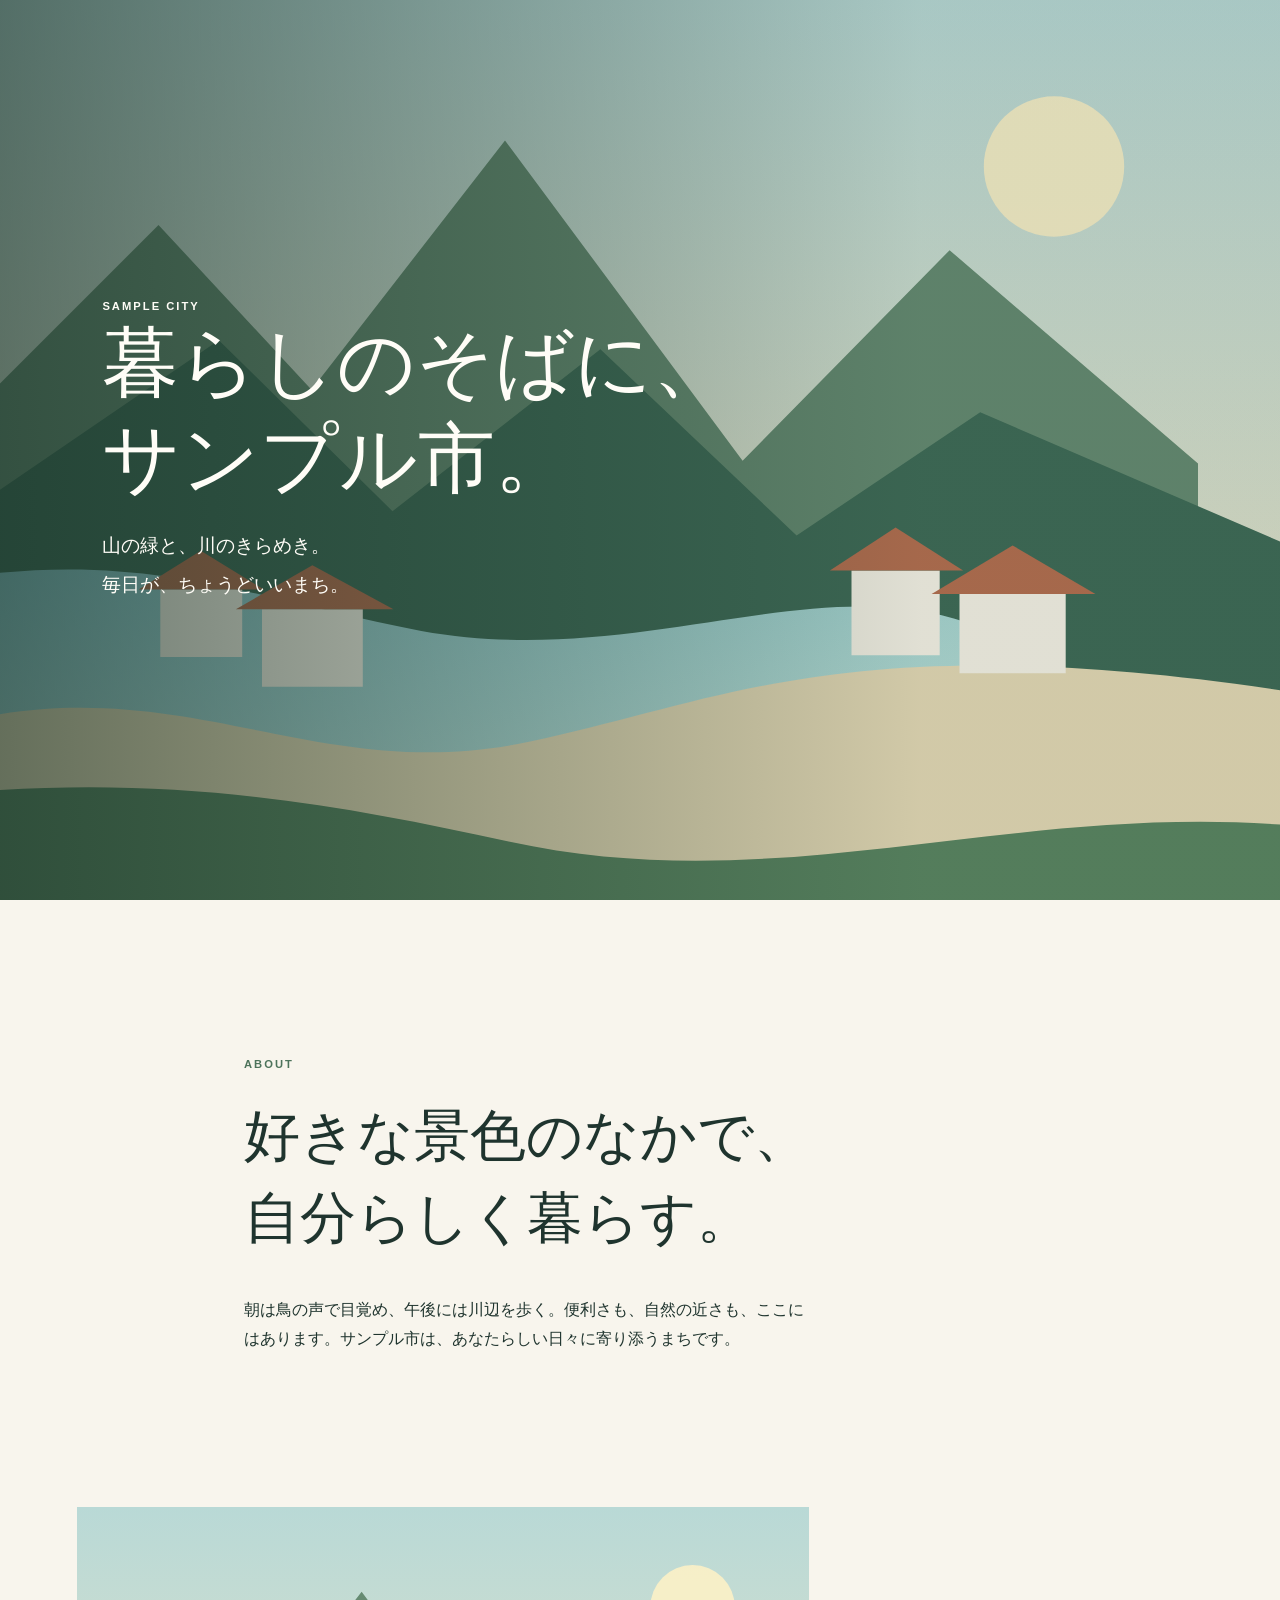
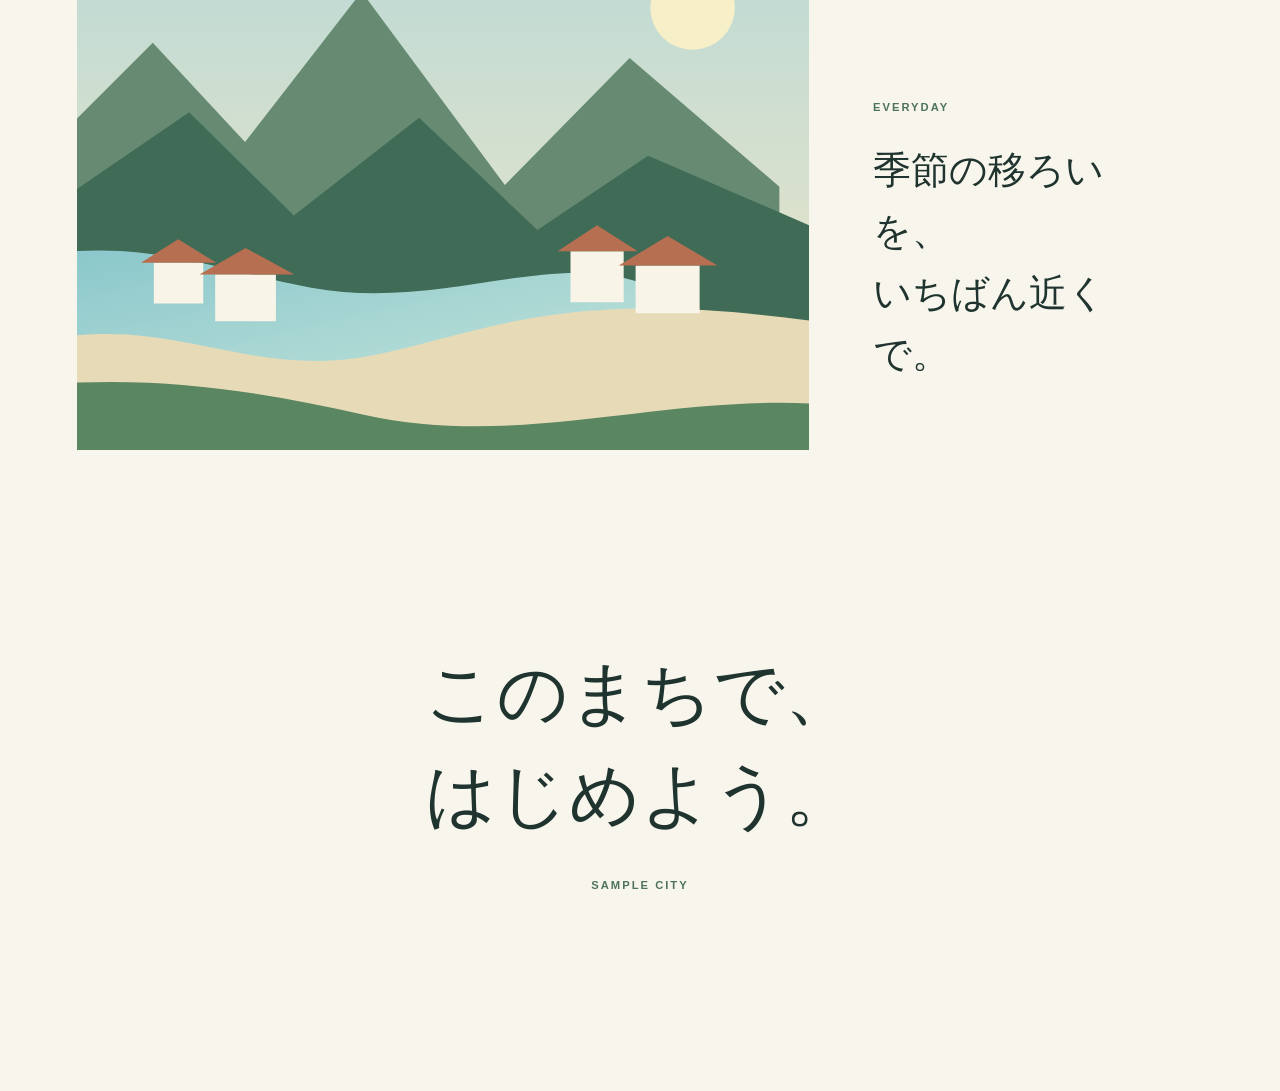
<file: sample-city/index.html>
<!doctype html>
<html lang="ja">
  <head>
    <meta charset="UTF-8" />
    <meta name="viewport" content="width=device-width, initial-scale=1" />
    <meta name="description" content="サンプル市での新しい暮らしをご紹介します。" />
    <title>暮らしのそばに、サンプル市</title>
    <link rel="stylesheet" href="styles.css" />
  </head>
  <body>
    <main>
      <section class="hero" aria-labelledby="hero-title">
        <div class="hero__image-wrap">
          <img class="hero__image" src="assets/townscape.svg" alt="山と川に囲まれたサンプル市の風景" />
        </div>
        <div class="hero__content">
          <p class="eyebrow">SAMPLE CITY</p>
          <h1 id="hero-title">暮らしのそばに、<br />サンプル市。</h1>
          <p class="hero__lead">山の緑と、川のきらめき。<br />毎日が、ちょうどいいまち。</p>
        </div>
      </section>

      <section class="message" aria-labelledby="message-title">
        <p class="section-label">ABOUT</p>
        <h2 id="message-title">好きな景色のなかで、<br />自分らしく暮らす。</h2>
        <p>朝は鳥の声で目覚め、午後には川辺を歩く。便利さも、自然の近さも、ここにはあります。サンプル市は、あなたらしい日々に寄り添うまちです。</p>
      </section>

      <section class="scenes" aria-label="サンプル市の風景">
        <img src="assets/townscape.svg" alt="水辺のベンチと山並み" />
        <div class="scenes__copy">
          <p class="section-label">EVERYDAY</p>
          <p>季節の移ろいを、<br />いちばん近くで。</p>
        </div>
      </section>

      <section class="closing">
        <p>このまちで、<br />はじめよう。</p>
        <span>SAMPLE CITY</span>
      </section>
    </main>
  </body>
</html>
</file>
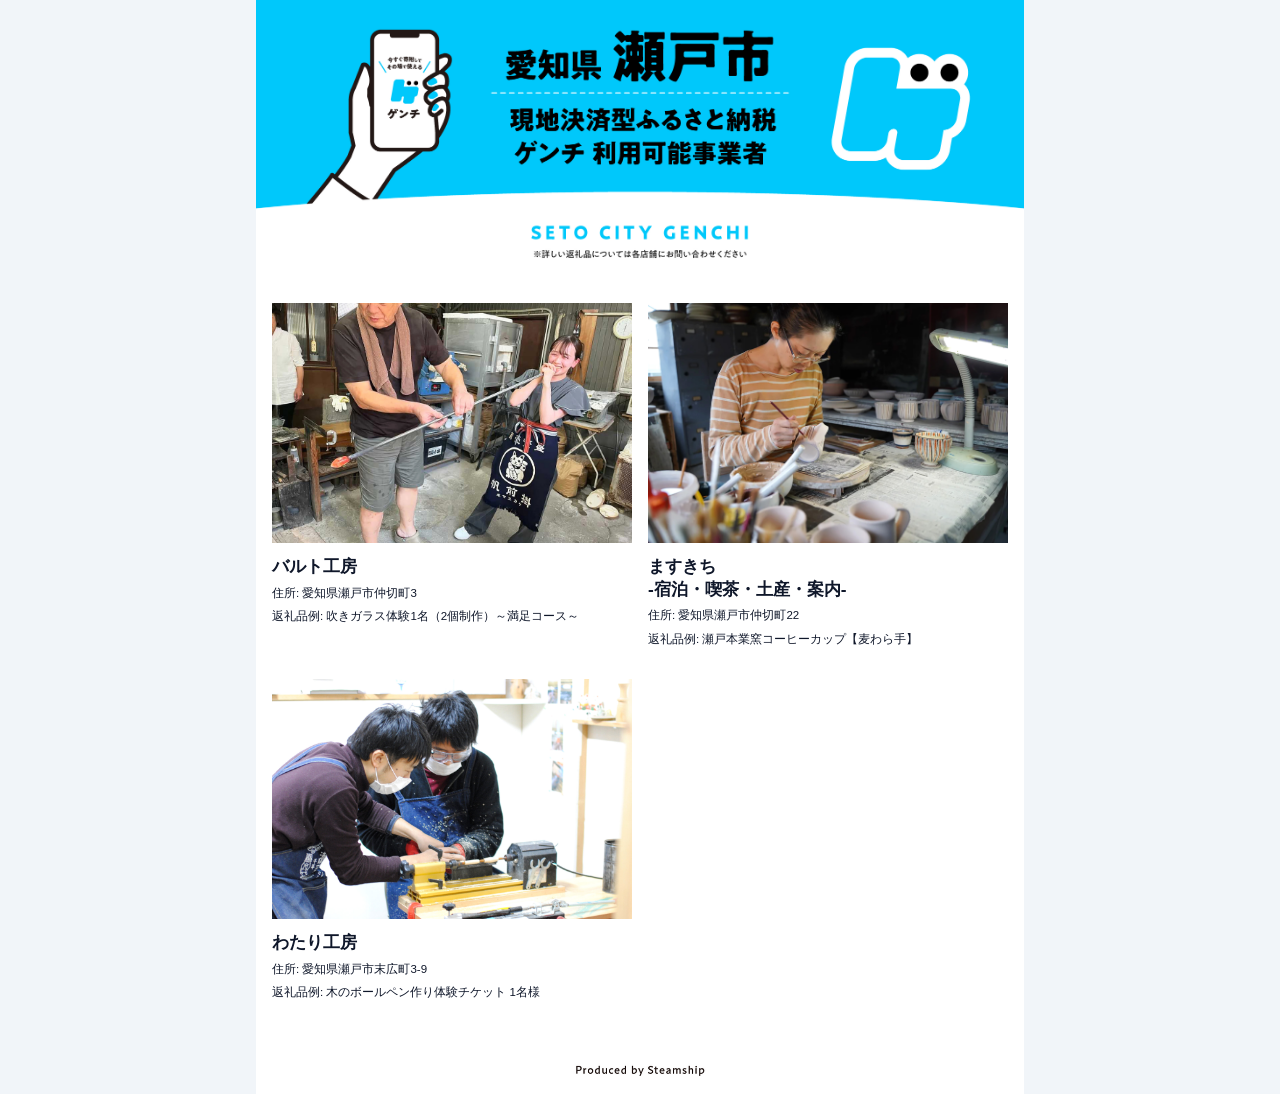
<file: docs/seto/index.html>
<!doctype html>
<html lang="ja">
  <head>
    <meta charset="UTF-8" />
    <meta name="viewport" content="width=device-width, initial-scale=1, maximum-scale=5" />
    <meta name="description" content="瀬戸市の現地決済型ふるさと納税、ゲンチのご案内です。" />
    <title>瀬戸市 | ゲンチ</title>
    <link rel="stylesheet" href="styles.css" />
  </head>
  <body>
    <main>
      <img class="hero" src="assets/setolp_01.jpg" alt="愛知県瀬戸市 現地決済型ふるさと納税 ゲンチ" />

      <section class="vendors" aria-label="瀬戸市で利用できる店舗">
        <article>
          <img src="assets/photos/baruto-kobo.jpg" alt="バルト工房" />
          <div class="vendor-copy">
            <h2>バルト工房</h2>
            <p>住所: 愛知県瀬戸市仲切町3</p>
            <p class="reward">返礼品例: 吹きガラス体験1名（2個制作）～満足コース～</p>
          </div>
        </article>
        <article>
          <img src="assets/photos/masukichi.jpg" alt="ますきち -宿泊・喫茶・土産・案内-" />
          <div class="vendor-copy">
            <h2>ますきち<br />-宿泊・喫茶・土産・案内-</h2>
            <p>住所: 愛知県瀬戸市仲切町22</p>
            <p class="reward">返礼品例: 瀬戸本業窯コーヒーカップ【麦わら手】</p>
          </div>
        </article>
        <article>
          <img src="assets/photos/watari-kobo.jpg" alt="わたり工房" />
          <div class="vendor-copy">
            <h2>わたり工房</h2>
            <p>住所: 愛知県瀬戸市末広町3-9</p>
            <p class="reward">返礼品例: 木のボールペン作り体験チケット 1名様</p>
          </div>
        </article>
      </section>

      <img class="footer" src="assets/setolp_03.png" alt="瀬戸市 現地決済型ふるさと納税 ゲンチ" />
    </main>
  </body>
</html>
</file>
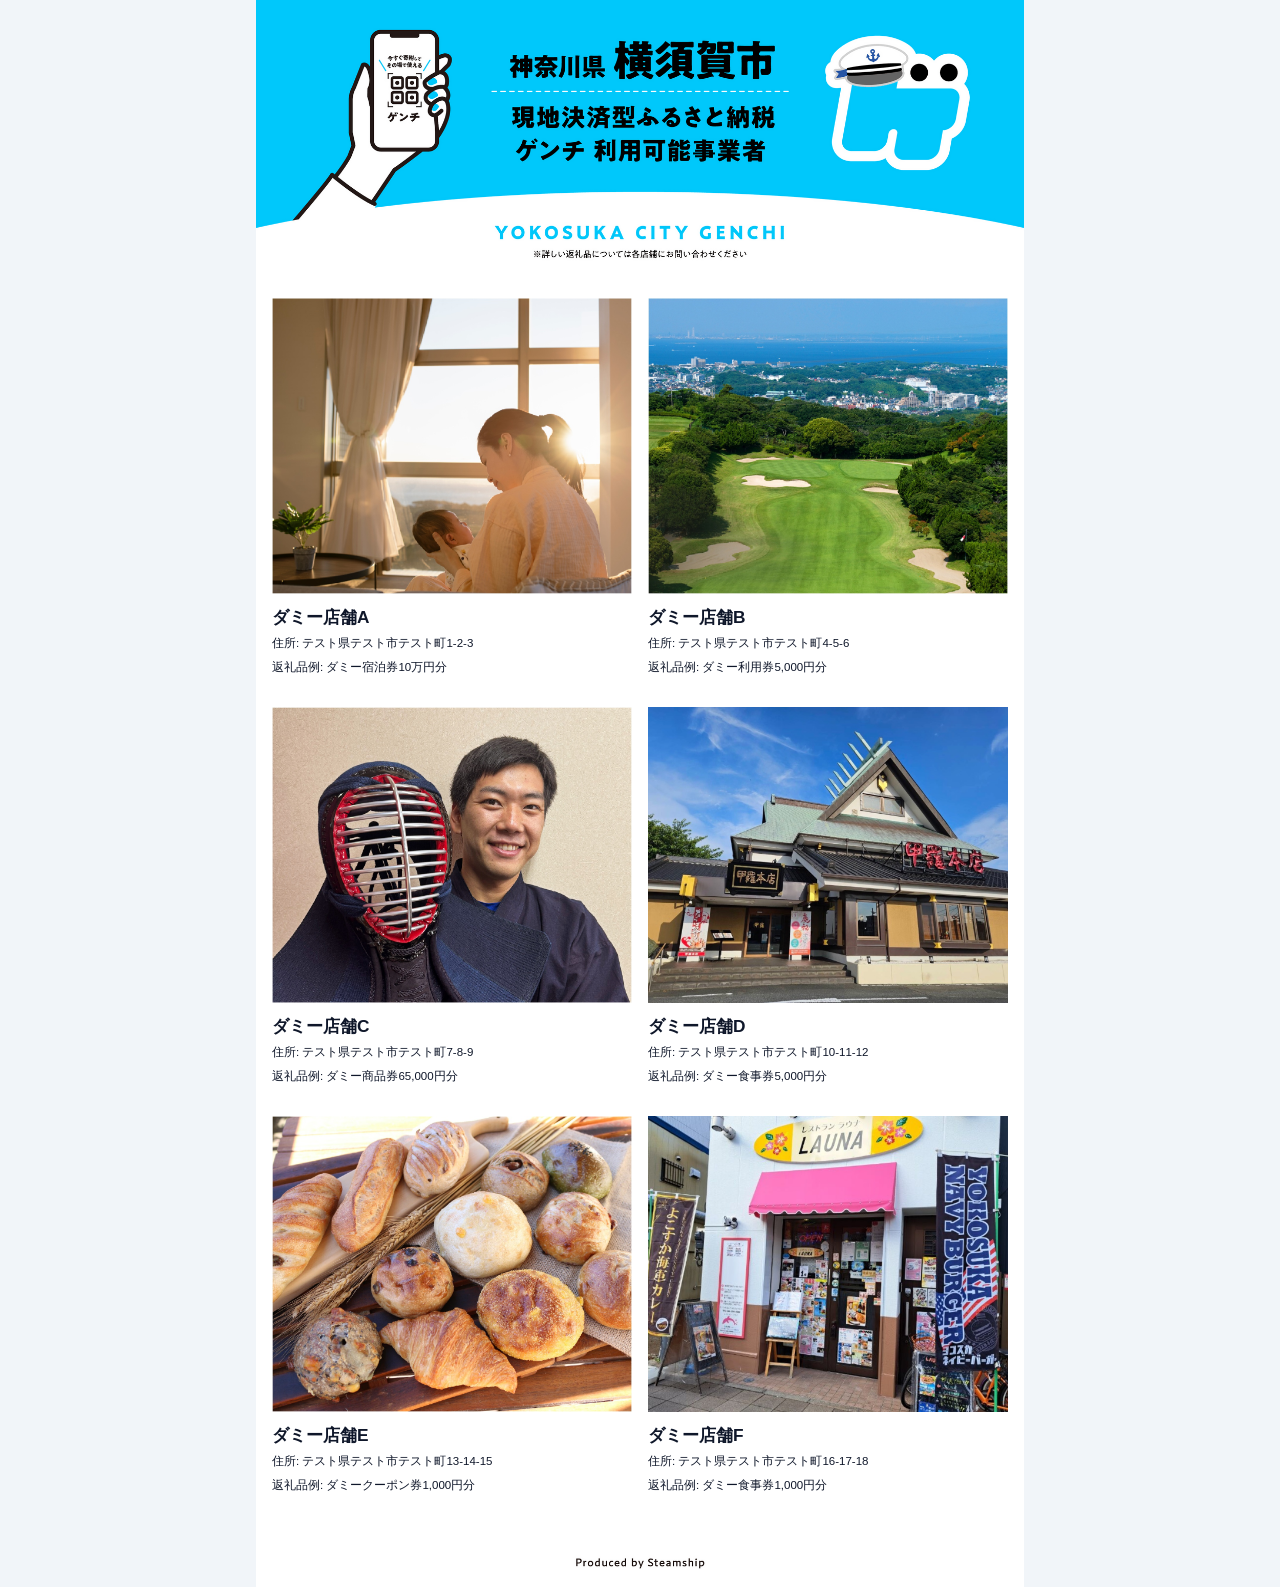
<file: docs/test/index.html>
<!doctype html>
<html lang="ja">
  <head>
    <meta charset="UTF-8" />
    <meta name="viewport" content="width=device-width, initial-scale=1, maximum-scale=5" />
    <meta name="description" content="テスト市の現地決済型ふるさと納税、ゲンチのご案内です。（テスト用ダミーページ）" />
    <title>テスト市 | ゲンチ</title>
    <link rel="stylesheet" href="styles.css" />
  </head>
  <body>
    <main>
      <img class="hero" src="assets/yokosukalp_01.png" alt="テスト市 現地決済型ふるさと納税 ゲンチ（ダミー画像）" />

      <section class="vendors" aria-label="テスト市で利用できる店舗（ダミー）">
        <article>
          <img src="assets/photos/photo_01.jpg" alt="ダミー店舗A" />
          <div class="vendor-copy">
            <h2>ダミー店舗A</h2>
            <p>住所: テスト県テスト市テスト町1-2-3</p>
            <p class="reward">返礼品例: ダミー宿泊券10万円分</p>
          </div>
        </article>
        <article>
          <img src="assets/photos/photo_02.jpg" alt="ダミー店舗B" />
          <div class="vendor-copy">
            <h2>ダミー店舗B</h2>
            <p>住所: テスト県テスト市テスト町4-5-6</p>
            <p class="reward">返礼品例: ダミー利用券5,000円分</p>
          </div>
        </article>
        <article>
          <img src="assets/photos/photo_03.jpg" alt="ダミー店舗C" />
          <div class="vendor-copy">
            <h2>ダミー店舗C</h2>
            <p>住所: テスト県テスト市テスト町7-8-9</p>
            <p class="reward">返礼品例: ダミー商品券65,000円分</p>
          </div>
        </article>
        <article>
          <img src="assets/photos/yokosuka_kora_honten.jpg" alt="ダミー店舗D" />
          <div class="vendor-copy">
            <h2>ダミー店舗D</h2>
            <p>住所: テスト県テスト市テスト町10-11-12</p>
            <p class="reward">返礼品例: ダミー食事券5,000円分</p>
          </div>
        </article>
        <article>
          <img src="assets/photos/photo_06.jpg" alt="ダミー店舗E" />
          <div class="vendor-copy">
            <h2>ダミー店舗E</h2>
            <p>住所: テスト県テスト市テスト町13-14-15</p>
            <p class="reward">返礼品例: ダミークーポン券1,000円分</p>
          </div>
        </article>
        <article>
          <img src="assets/photos/photo_07.jpg" alt="ダミー店舗F" />
          <div class="vendor-copy">
            <h2>ダミー店舗F</h2>
            <p>住所: テスト県テスト市テスト町16-17-18</p>
            <p class="reward">返礼品例: ダミー食事券1,000円分</p>
          </div>
        </article>
      </section>

      <img class="footer" src="assets/yokosukalp_03.png" alt="テスト市 現地決済型ふるさと納税 ゲンチ（ダミー画像）" />
    </main>
  </body>
</html>
</file>
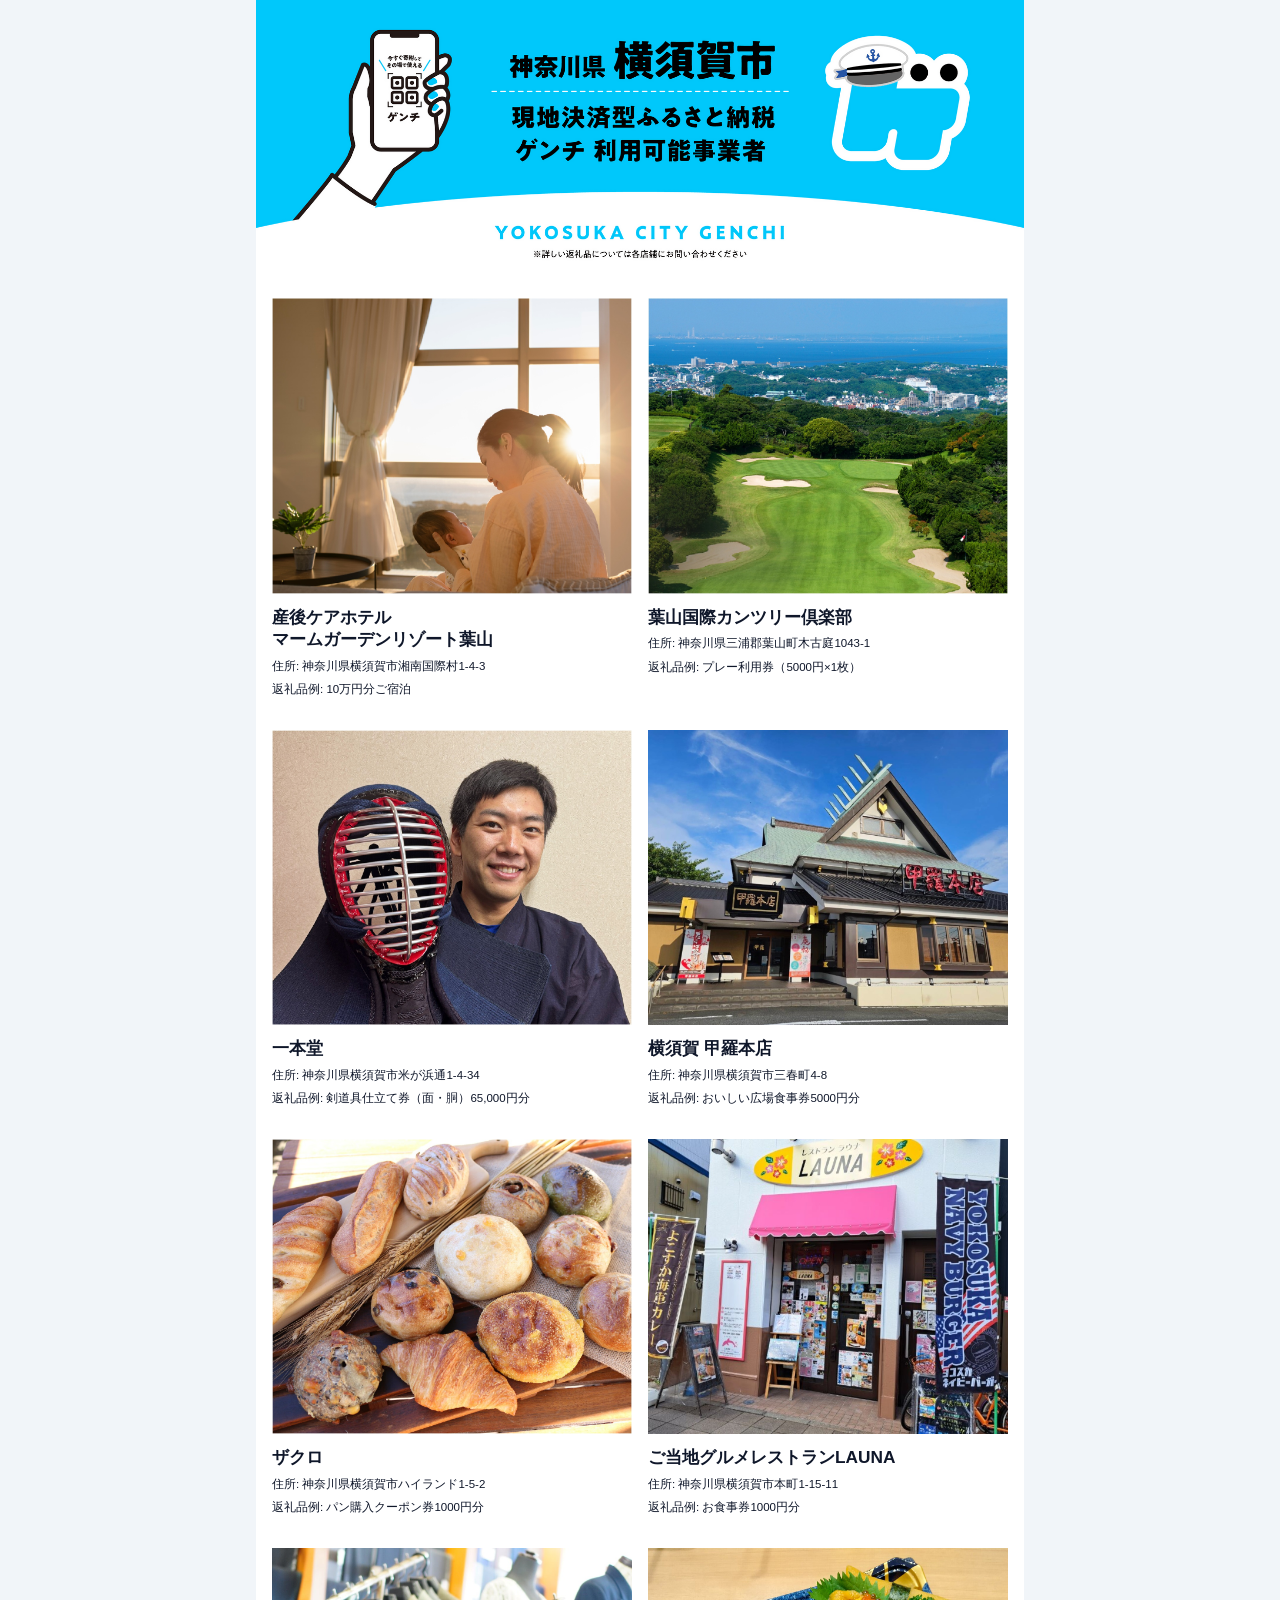
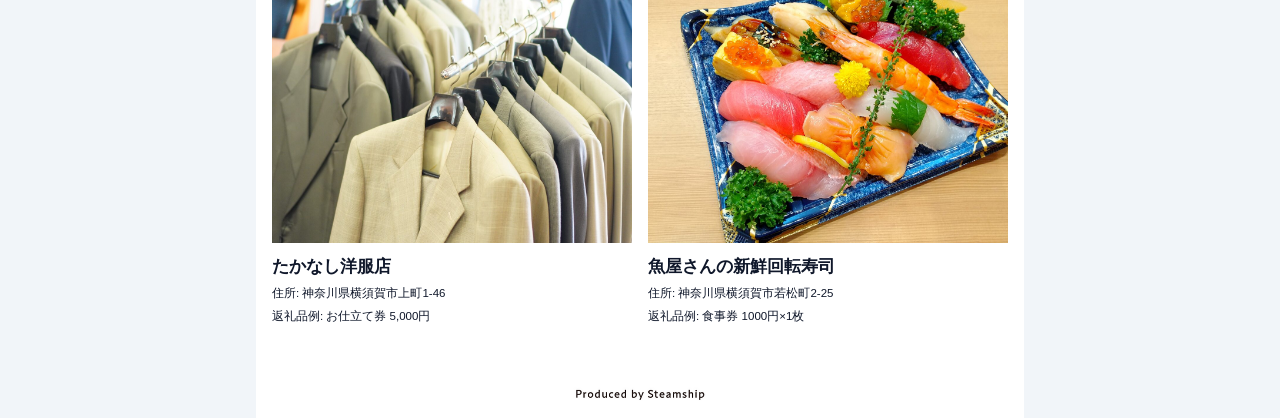
<file: docs/yokosuka/index.html>
<!doctype html>
<html lang="ja">
  <head>
    <meta charset="UTF-8" />
    <meta name="viewport" content="width=device-width, initial-scale=1, maximum-scale=5" />
    <meta name="description" content="横須賀市の現地決済型ふるさと納税、ゲンチのご案内です。" />
    <title>横須賀市 | ゲンチ</title>
    <link rel="stylesheet" href="styles.css" />
  </head>
  <body>
    <main>
      <img class="hero" src="assets/yokosukalp_01.png" alt="横須賀 現地決済型ふるさと納税 ゲンチ" />

      <section class="vendors" aria-label="横須賀市で利用できる店舗">
        <article>
          <img src="assets/photos/photo_01.jpg" alt="産後ケアホテル マームガーデンリゾート葉山" />
          <div class="vendor-copy">
            <h2>産後ケアホテル<br />マームガーデンリゾート葉山</h2>
            <p>住所: 神奈川県横須賀市湘南国際村1-4-3</p>
            <p class="reward">返礼品例: 10万円分ご宿泊</p>
          </div>
        </article>
        <article>
          <img src="assets/photos/photo_02.jpg" alt="葉山国際カンツリー倶楽部" />
          <div class="vendor-copy">
            <h2>葉山国際カンツリー倶楽部</h2>
            <p>住所: 神奈川県三浦郡葉山町木古庭1043-1</p>
            <p class="reward">返礼品例: プレー利用券（5000円×1枚）</p>
          </div>
        </article>
        <article>
          <img src="assets/photos/photo_03.jpg" alt="一本堂" />
          <div class="vendor-copy">
            <h2>一本堂</h2>
            <p>住所: 神奈川県横須賀市米が浜通1-4-34</p>
            <p class="reward">返礼品例: 剣道具仕立て券（面・胴）65,000円分</p>
          </div>
        </article>
        <article>
          <img src="assets/photos/yokosuka_kora_honten.jpg" alt="横須賀 甲羅本店" />
          <div class="vendor-copy">
            <h2>横須賀 甲羅本店</h2>
            <p>住所: 神奈川県横須賀市三春町4-8</p>
            <p class="reward">返礼品例: おいしい広場食事券5000円分</p>
          </div>
        </article>
        <article>
          <img src="assets/photos/photo_06.jpg" alt="ザクロ" />
          <div class="vendor-copy">
            <h2>ザクロ</h2>
            <p>住所: 神奈川県横須賀市ハイランド1-5-2</p>
            <p class="reward">返礼品例: パン購入クーポン券1000円分</p>
          </div>
        </article>
        <article>
          <img src="assets/photos/photo_07.jpg" alt="ご当地グルメレストランLAUNA" />
          <div class="vendor-copy">
            <h2>ご当地グルメレストランLAUNA</h2>
            <p>住所: 神奈川県横須賀市本町1-15-11</p>
            <p class="reward">返礼品例: お食事券1000円分</p>
          </div>
        </article>
        <article>
          <img src="assets/photos/takanashi_yofukuten.jpg" alt="たかなし洋服店" />
          <div class="vendor-copy">
            <h2>たかなし洋服店</h2>
            <p>住所: 神奈川県横須賀市上町1-46</p>
            <p class="reward">返礼品例: お仕立て券 5,000円</p>
          </div>
        </article>
        <article>
          <img src="assets/photos/sakanayasan_no_shinsen_kaiten_sushi.jpg" alt="魚屋さんの新鮮回転寿司" />
          <div class="vendor-copy">
            <h2>魚屋さんの新鮮回転寿司</h2>
            <p>住所: 神奈川県横須賀市若松町2-25</p>
            <p class="reward">返礼品例: 食事券 1000円×1枚</p>
          </div>
        </article>
      </section>

      <img class="footer" src="assets/yokosukalp_03.png" alt="横須賀市 現地決済型ふるさと納税 ゲンチ" />
    </main>
  </body>
</html>
</file>
<file: sample-city/styles.css>
:root {
  --ink: #1f342e;
  --paper: #f8f5ed;
  --leaf: #4d735b;
  --line: #d9d5c9;
}

* { box-sizing: border-box; }

body {
  margin: 0;
  color: var(--ink);
  background: var(--paper);
  font-family: "Hiragino Mincho ProN", "Yu Mincho", YuMincho, serif;
  line-height: 1.8;
}

img { display: block; max-width: 100%; }

.hero { min-height: 100svh; position: relative; overflow: hidden; }

.hero__image-wrap { height: 100svh; }

.hero__image {
  width: 100%;
  height: 100%;
  object-fit: cover;
}

.hero::after {
  position: absolute;
  inset: 0;
  content: "";
  background: linear-gradient(90deg, rgba(21, 45, 35, .62), rgba(21, 45, 35, .1) 72%);
}

.hero__content {
  position: absolute;
  z-index: 1;
  top: 50%;
  left: clamp(1.5rem, 8vw, 8rem);
  color: #fffdf7;
  transform: translateY(-50%);
}

.eyebrow, .section-label, .closing span {
  margin: 0;
  font-family: Arial, sans-serif;
  font-size: .7rem;
  font-weight: 700;
  letter-spacing: .18em;
}

h1, h2, p { margin-top: 0; }

h1 { margin-bottom: 1.2rem; font-size: clamp(2.7rem, 6vw, 5.9rem); font-weight: 400; line-height: 1.25; }
.hero__lead { margin: 0; font-size: clamp(1rem, 1.5vw, 1.3rem); line-height: 2; }

.message { max-width: 840px; margin: 0 auto; padding: clamp(6rem, 12vw, 12rem) 1.5rem; }
.section-label { margin-bottom: 1.4rem; color: var(--leaf); }
h2 { margin-bottom: 2.3rem; font-size: clamp(2rem, 4.4vw, 4.1rem); font-weight: 400; line-height: 1.45; }
.message > p:last-child { max-width: 570px; margin-bottom: 0; font-size: 1rem; }

.scenes { display: grid; grid-template-columns: minmax(0, 1.3fr) minmax(14rem, .7fr); align-items: end; margin: 0 clamp(1rem, 6vw, 6rem); }
.scenes img { width: 100%; aspect-ratio: 1.35; object-fit: cover; }
.scenes__copy { padding: clamp(2rem, 5vw, 5rem); }
.scenes__copy p:last-child { margin: 0; font-size: clamp(1.5rem, 3vw, 2.8rem); line-height: 1.6; }

.closing { padding: clamp(7rem, 15vw, 15rem) 1.5rem; text-align: center; }
.closing p { margin-bottom: 1.5rem; font-size: clamp(2.4rem, 5.5vw, 5rem); line-height: 1.45; }
.closing span { color: var(--leaf); }

@media (max-width: 640px) {
  .hero::after { background: linear-gradient(0deg, rgba(21, 45, 35, .65), rgba(21, 45, 35, .1) 75%); }
  .hero__content { top: auto; bottom: 10vh; transform: none; }
  .scenes { display: block; margin: 0 1rem; }
  .scenes__copy { padding: 2.5rem 1rem; }
}
</file>
<file: docs/seto/styles.css>
:root { color: #0f172a; font-family: "Noto Sans JP", "Hiragino Kaku Gothic ProN", "Yu Gothic", sans-serif; }
* { box-sizing: border-box; }
body { margin: 0; background: #f1f5f9; }
main { width: 100%; max-width: 48rem; margin: 0 auto; background: #fff; }
img { display: block; width: 100%; height: auto; }
.vendors { display: grid; grid-template-columns: repeat(2, minmax(0, 1fr)); gap: 2rem 1rem; padding: 2rem 1rem; }
.vendors article { min-width: 0; }
.vendors article > img { aspect-ratio: 3 / 2; object-fit: cover; }
.vendor-copy { padding-top: .75rem; }
h2, p { margin: 0; }
h2 { font-size: clamp(.72rem, 1.35vw, 1.125rem); font-weight: 700; line-height: 1.3; }
.vendor-copy p { margin-top: .5rem; color: #0f172a; font-size: clamp(.56rem, .9vw, .8rem); line-height: 1.35; }
@media (max-width: 400px) { .vendors { gap: 1.5rem .75rem; padding: 1.5rem .75rem; } }
</file>
<file: docs/test/styles.css>
:root { color: #0f172a; font-family: "Noto Sans JP", "Hiragino Kaku Gothic ProN", "Yu Gothic", sans-serif; }
* { box-sizing: border-box; }
body { margin: 0; background: #f1f5f9; }
main { width: 100%; max-width: 48rem; margin: 0 auto; background: #fff; }
img { display: block; width: 100%; height: auto; }
.vendors { display: grid; grid-template-columns: repeat(2, minmax(0, 1fr)); gap: 2rem 1rem; padding: 2rem 1rem; }
.vendors article { min-width: 0; }
.vendor-copy { padding-top: .75rem; }
h2, p { margin: 0; }
h2 { font-size: clamp(.72rem, 1.35vw, 1.125rem); font-weight: 700; line-height: 1.3; }
.vendor-copy p { margin-top: .5rem; color: #0f172a; font-size: clamp(.56rem, .9vw, .8rem); line-height: 1.35; }
@media (max-width: 400px) { .vendors { gap: 1.5rem .75rem; padding: 1.5rem .75rem; } }
</file>
<file: docs/yokosuka/styles.css>
:root { color: #0f172a; font-family: "Noto Sans JP", "Hiragino Kaku Gothic ProN", "Yu Gothic", sans-serif; }
* { box-sizing: border-box; }
body { margin: 0; background: #f1f5f9; }
main { width: 100%; max-width: 48rem; margin: 0 auto; background: #fff; }
img { display: block; width: 100%; height: auto; }
.vendors { display: grid; grid-template-columns: repeat(2, minmax(0, 1fr)); gap: 2rem 1rem; padding: 2rem 1rem; }
.vendors article { min-width: 0; }
.vendor-copy { padding-top: .75rem; }
h2, p { margin: 0; }
h2 { font-size: clamp(.72rem, 1.35vw, 1.125rem); font-weight: 700; line-height: 1.3; }
.vendor-copy p { margin-top: .5rem; color: #0f172a; font-size: clamp(.56rem, .9vw, .8rem); line-height: 1.35; }
@media (max-width: 400px) { .vendors { gap: 1.5rem .75rem; padding: 1.5rem .75rem; } }
</file>
